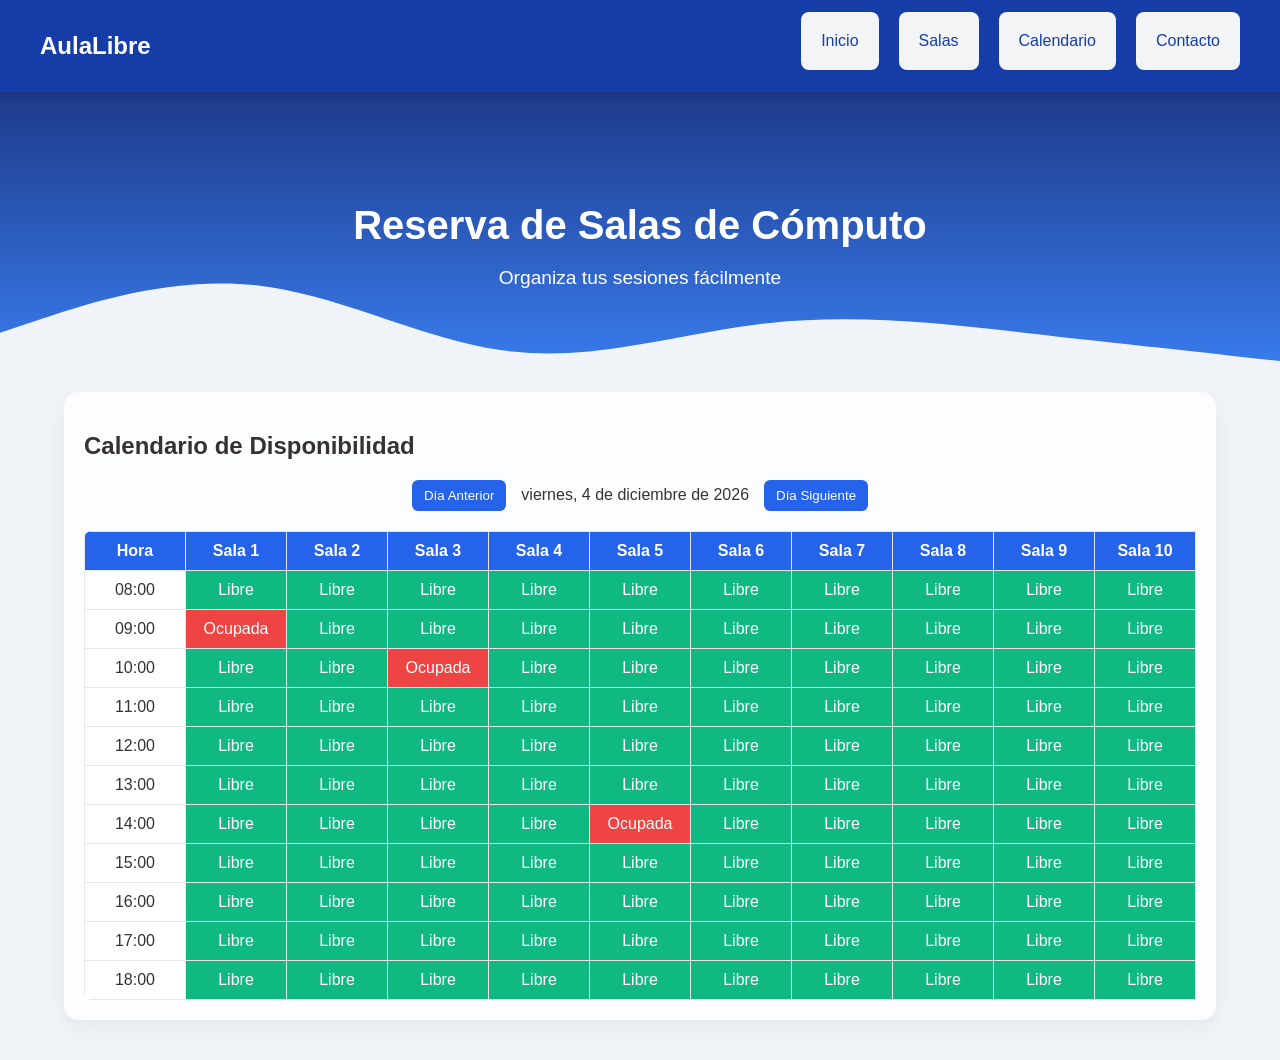
<file: calendario.html>
<!DOCTYPE html>
<html lang="es">
<head>
  <meta charset="UTF-8" />
  <title>Calendario - AulaLibre</title>
  <link rel="stylesheet" href="styles.css" />
  <script defer src="script.js"></script>
</head>
<body>
  <!-- Navbar -->
<!-- Navbar + Parallax Header -->
<nav class="navbar">
    <div class="navbar-container">
      <a href="index.html" class="logo">AulaLibre</a>
      <ul class="nav-links">
        <li><a href="index.html">Inicio</a></li>
        <li class="dropdown">
          <a href="#">Salas</a>
          <ul class="dropdown-menu">
            <li><a href="salas.html">Ver Salas</a></li>
            <li><a href="reservar.html">Reservar</a></li>
          </ul>
        </li>
        <li class="dropdown">
          <a href="#">Calendario</a>
          <ul class="dropdown-menu">
            <li><a href="calendario.html">Disponibilidad</a></li>
            <li><a href="reservas.html">Mis Reservas</a></li>
          </ul>
        </li>
        <li><a href="contacto.html">Contacto</a></li>
      </ul>
      <button class="toggle-btn">☰</button>
    </div>
  </nav>
  
  <!-- Hero con parallax (opcional: solo si quieres que aparezca en todas las páginas) -->
  <header class="hero">
    <div class="hero-content">
      <h1>Reserva de Salas de Cómputo</h1>
      <p>Organiza tus sesiones fácilmente</p>
    </div>
    <div class="parallax">
      <svg class="wave" xmlns="http://www.w3.org/2000/svg" viewBox="0 0 1440 320">
        <path fill="#f0f4f8" fill-opacity="1"
          d="M0,192L48,176C96,160,192,128,288,138.7C384,149,480,203,576,213.3C672,224,768,192,864,181.3C960,171,1056,181,1152,192C1248,203,1344,213,1392,218.7L1440,224L1440,320L1392,320C1344,320,1248,320,1152,320C1056,320,960,320,864,320C768,320,672,320,576,320C480,320,384,320,288,320C192,320,96,320,48,320L0,320Z">
        </path>
      </svg>
    </div>
  </header>
  
  <main class="container">
    <section class="calendar-section">
      <h2>Calendario de Disponibilidad</h2>
      <div class="calendar-controls">
        <button id="prevDay">Día Anterior</button>
        <span id="currentDate"></span>
        <button id="nextDay">Día Siguiente</button>
      </div>
      <div class="calendar-wrapper">
        <table class="calendar-table">
          <thead>
            <tr>
              <th>Hora</th>
              <th>Sala 1</th><th>Sala 2</th><th>Sala 3</th><th>Sala 4</th><th>Sala 5</th>
              <th>Sala 6</th><th>Sala 7</th><th>Sala 8</th><th>Sala 9</th><th>Sala 10</th>
              <th>Sala 11</th><th>Sala 12</th><th>Sala 13</th><th>Sala 14</th><th>Sala 15</th>
              <th>Sala 16</th><th>Sala 17</th><th>Sala 18</th><th>Sala 19</th><th>Sala 20</th>
            </tr>
          </thead>
          <tbody id="calendarBody"></tbody>
        </table>
      </div>
    </section>
  </main>  
  <script>AOS.init();</script>
  
</body>
</html>
</file>
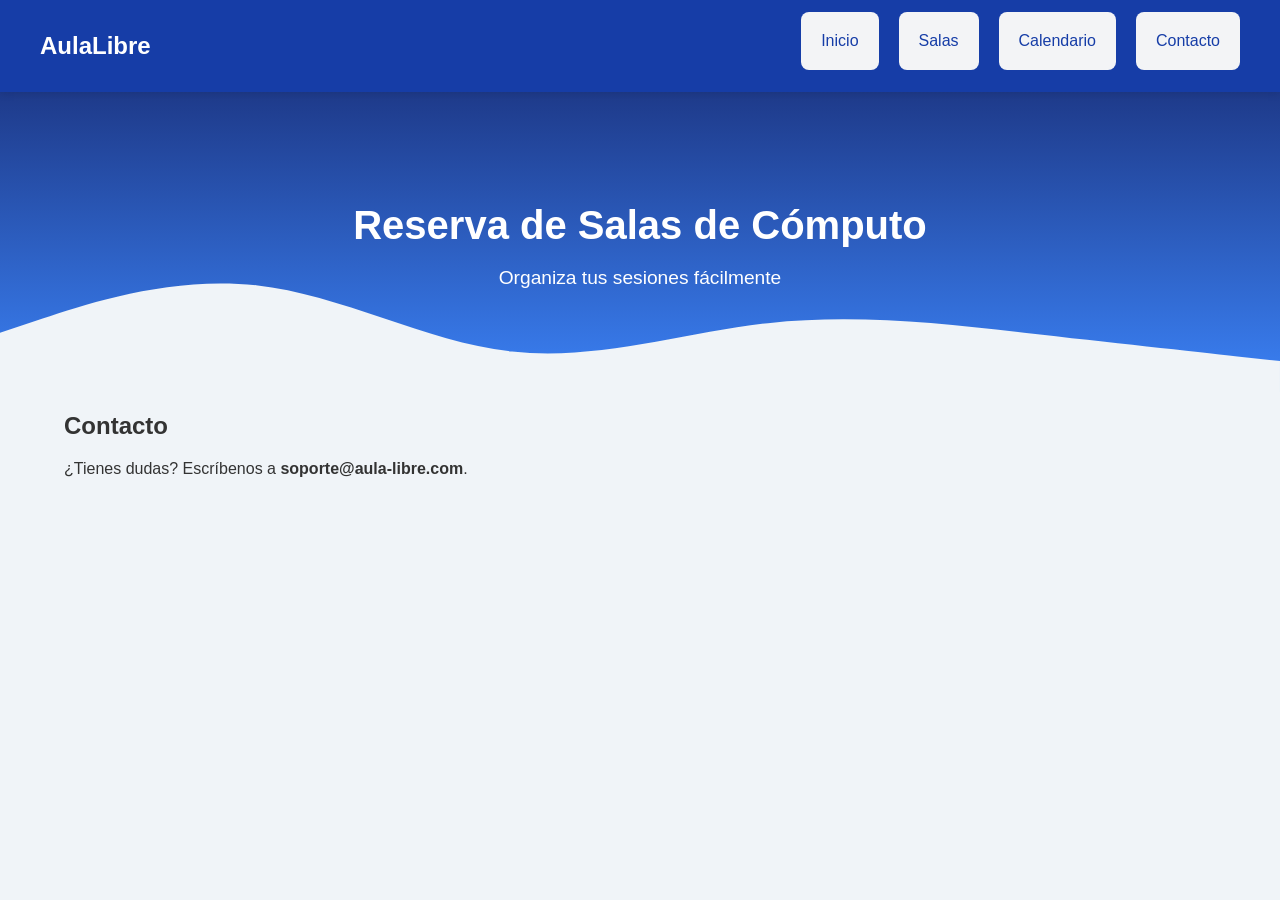
<file: contacto.html>
<!DOCTYPE html>
<html lang="es">
<head>
  <meta charset="UTF-8" />
  <title>Contacto - AulaLibre</title>
  <link rel="stylesheet" href="styles.css" />
</head>
<body>
  <!-- Navbar -->
<!-- Navbar + Parallax Header -->
<nav class="navbar">
    <div class="navbar-container">
      <a href="index.html" class="logo">AulaLibre</a>
      <ul class="nav-links">
        <li><a href="index.html">Inicio</a></li>
        <li class="dropdown">
          <a href="#">Salas</a>
          <ul class="dropdown-menu">
            <li><a href="salas.html">Ver Salas</a></li>
            <li><a href="reservar.html">Reservar</a></li>
          </ul>
        </li>
        <li class="dropdown">
          <a href="#">Calendario</a>
          <ul class="dropdown-menu">
            <li><a href="calendario.html">Disponibilidad</a></li>
            <li><a href="reservas.html">Mis Reservas</a></li>
          </ul>
        </li>
        <li><a href="contacto.html">Contacto</a></li>
      </ul>
      <button class="toggle-btn">☰</button>
    </div>
  </nav>
  
  <!-- Hero con parallax (opcional: solo si quieres que aparezca en todas las páginas) -->
  <header class="hero">
    <div class="hero-content">
      <h1>Reserva de Salas de Cómputo</h1>
      <p>Organiza tus sesiones fácilmente</p>
    </div>
    <div class="parallax">
      <svg class="wave" xmlns="http://www.w3.org/2000/svg" viewBox="0 0 1440 320">
        <path fill="#f0f4f8" fill-opacity="1"
          d="M0,192L48,176C96,160,192,128,288,138.7C384,149,480,203,576,213.3C672,224,768,192,864,181.3C960,171,1056,181,1152,192C1248,203,1344,213,1392,218.7L1440,224L1440,320L1392,320C1344,320,1248,320,1152,320C1056,320,960,320,864,320C768,320,672,320,576,320C480,320,384,320,288,320C192,320,96,320,48,320L0,320Z">
        </path>
      </svg>
    </div>
  </header>
  
  <main class="container">
    <h2>Contacto</h2>
    <p>¿Tienes dudas? Escríbenos a <strong>soporte@aula-libre.com</strong>.</p>
  </main>
</body>
</html>
</file>
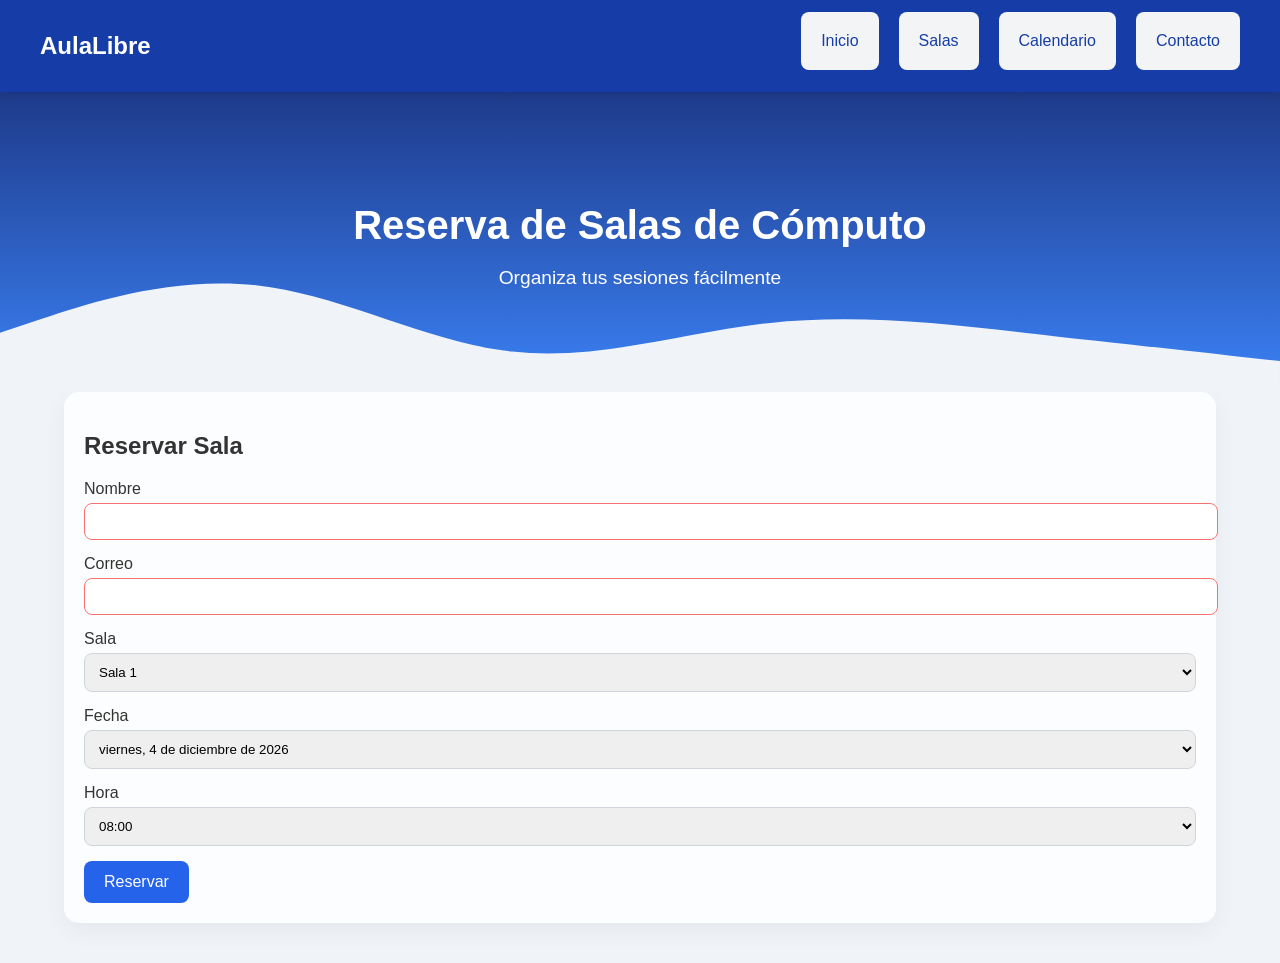
<file: reservar.html>
<!DOCTYPE html>
<html lang="es">
<head>
  <meta charset="UTF-8" />
  <title>Reservar - AulaLibre</title>
  <link rel="stylesheet" href="styles.css" />
  <script defer src="script.js"></script>
</head>
<body>
  <!-- Navbar -->
   <!-- Navbar + Parallax Header -->
<nav class="navbar">
    <div class="navbar-container">
      <a href="index.html" class="logo">AulaLibre</a>
      <ul class="nav-links">
        <li><a href="index.html">Inicio</a></li>
        <li class="dropdown">
          <a href="#">Salas</a>
          <ul class="dropdown-menu">
            <li><a href="salas.html">Ver Salas</a></li>
            <li><a href="reservar.html">Reservar</a></li>
          </ul>
        </li>
        <li class="dropdown">
          <a href="#">Calendario</a>
          <ul class="dropdown-menu">
            <li><a href="calendario.html">Disponibilidad</a></li>
            <li><a href="reservas.html">Mis Reservas</a></li>
          </ul>
        </li>
        <li><a href="contacto.html">Contacto</a></li>
      </ul>
      <button class="toggle-btn">☰</button>
    </div>
  </nav>
  
  <!-- Hero con parallax (opcional: solo si quieres que aparezca en todas las páginas) -->
  <header class="hero">
    <div class="hero-content">
      <h1>Reserva de Salas de Cómputo</h1>
      <p>Organiza tus sesiones fácilmente</p>
    </div>
    <div class="parallax">
      <svg class="wave" xmlns="http://www.w3.org/2000/svg" viewBox="0 0 1440 320">
        <path fill="#f0f4f8" fill-opacity="1"
          d="M0,192L48,176C96,160,192,128,288,138.7C384,149,480,203,576,213.3C672,224,768,192,864,181.3C960,171,1056,181,1152,192C1248,203,1344,213,1392,218.7L1440,224L1440,320L1392,320C1344,320,1248,320,1152,320C1056,320,960,320,864,320C768,320,672,320,576,320C480,320,384,320,288,320C192,320,96,320,48,320L0,320Z">
        </path>
      </svg>
    </div>
  </header>
  

  <main class="container">
    <section class="form-section">
      <h2>Reservar Sala</h2>
      <form id="reservaForm" novalidate>
        <div class="form-group">
          <label for="nombre">Nombre</label>
          <input type="text" id="nombre" required />
        </div>
        <div class="form-group">
          <label for="correo">Correo</label>
          <input type="email" id="correo" required />
        </div>
        <div class="form-group">
          <label for="sala">Sala</label>
          <select id="sala" required></select>
        </div>
        <div class="form-group">
          <label for="fecha">Fecha</label>
          <select id="fecha" required></select>
        </div>
        <div class="form-group">
          <label for="hora">Hora</label>
          <select id="hora" required></select>
        </div>
        <button type="submit">Reservar</button>
      </form>
    </section>
  </main>
  <div id="toast" class="toast">Reserva realizada correctamente ✅</div>
</body>
</html>
</file>
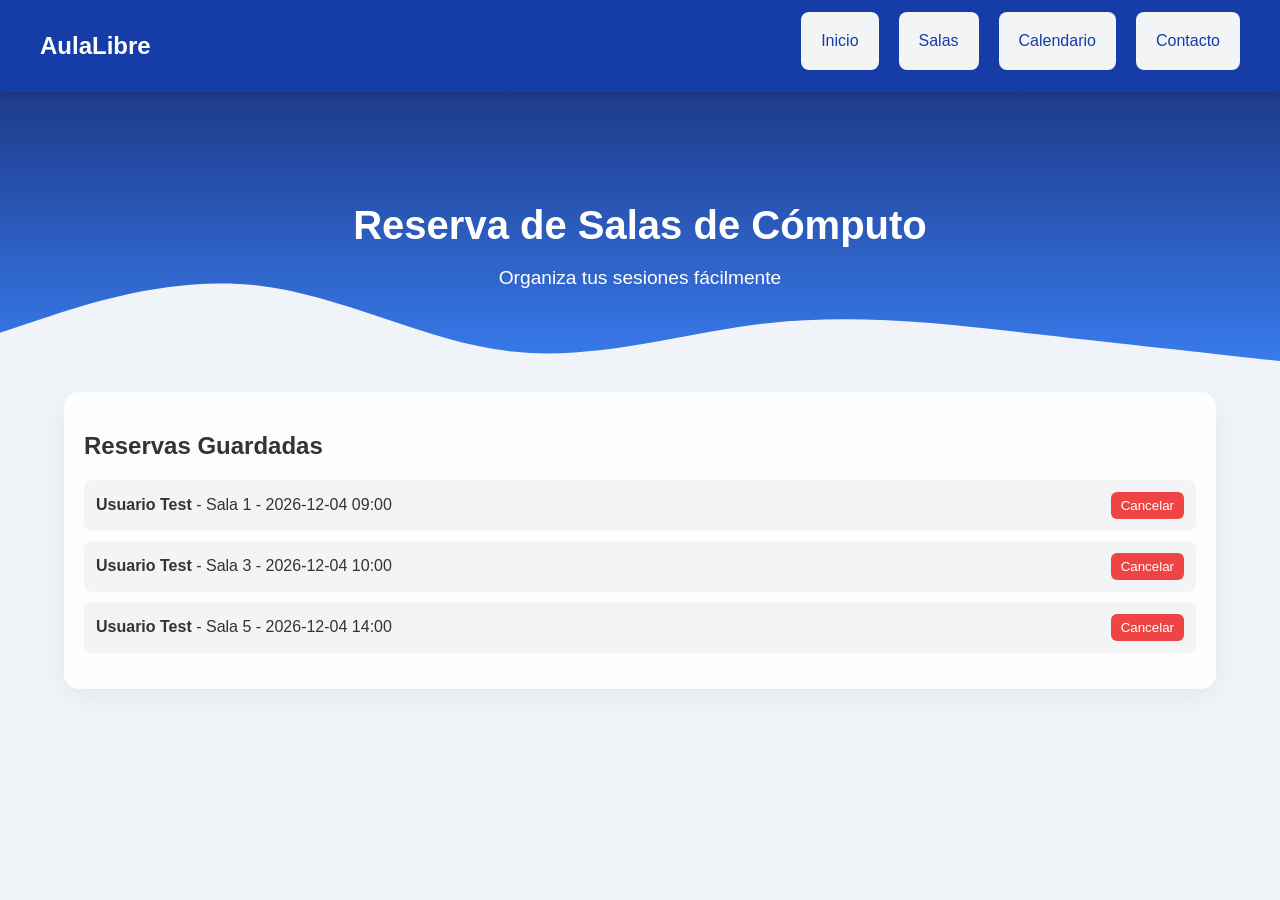
<file: reservas.html>
<!DOCTYPE html>
<html lang="es">
<head>
  <meta charset="UTF-8" />
  <title>Mis Reservas - AulaLibre</title>
  <link rel="stylesheet" href="styles.css" />
  <script defer src="script.js"></script>
</head>
<body>
  <!-- Navbar -->
<!-- Navbar + Parallax Header -->
<nav class="navbar">
    <div class="navbar-container">
      <a href="index.html" class="logo">AulaLibre</a>
      <ul class="nav-links">
        <li><a href="index.html">Inicio</a></li>
        <li class="dropdown">
          <a href="#">Salas</a>
          <ul class="dropdown-menu">
            <li><a href="salas.html">Ver Salas</a></li>
            <li><a href="reservar.html">Reservar</a></li>
          </ul>
        </li>
        <li class="dropdown">
          <a href="#">Calendario</a>
          <ul class="dropdown-menu">
            <li><a href="calendario.html">Disponibilidad</a></li>
            <li><a href="reservas.html">Mis Reservas</a></li>
          </ul>
        </li>
        <li><a href="contacto.html">Contacto</a></li>
      </ul>
      <button class="toggle-btn">☰</button>
    </div>
  </nav>
  
  <!-- Hero con parallax (opcional: solo si quieres que aparezca en todas las páginas) -->
  <header class="hero">
    <div class="hero-content">
      <h1>Reserva de Salas de Cómputo</h1>
      <p>Organiza tus sesiones fácilmente</p>
    </div>
    <div class="parallax">
      <svg class="wave" xmlns="http://www.w3.org/2000/svg" viewBox="0 0 1440 320">
        <path fill="#f0f4f8" fill-opacity="1"
          d="M0,192L48,176C96,160,192,128,288,138.7C384,149,480,203,576,213.3C672,224,768,192,864,181.3C960,171,1056,181,1152,192C1248,203,1344,213,1392,218.7L1440,224L1440,320L1392,320C1344,320,1248,320,1152,320C1056,320,960,320,864,320C768,320,672,320,576,320C480,320,384,320,288,320C192,320,96,320,48,320L0,320Z">
        </path>
      </svg>
    </div>
  </header>
  
  <main class="container">
    <section class="reservas-section">
      <h2>Reservas Guardadas</h2>
      <ul id="listaReservas"></ul>
    </section>
  </main>
</body>
</html>
</file>
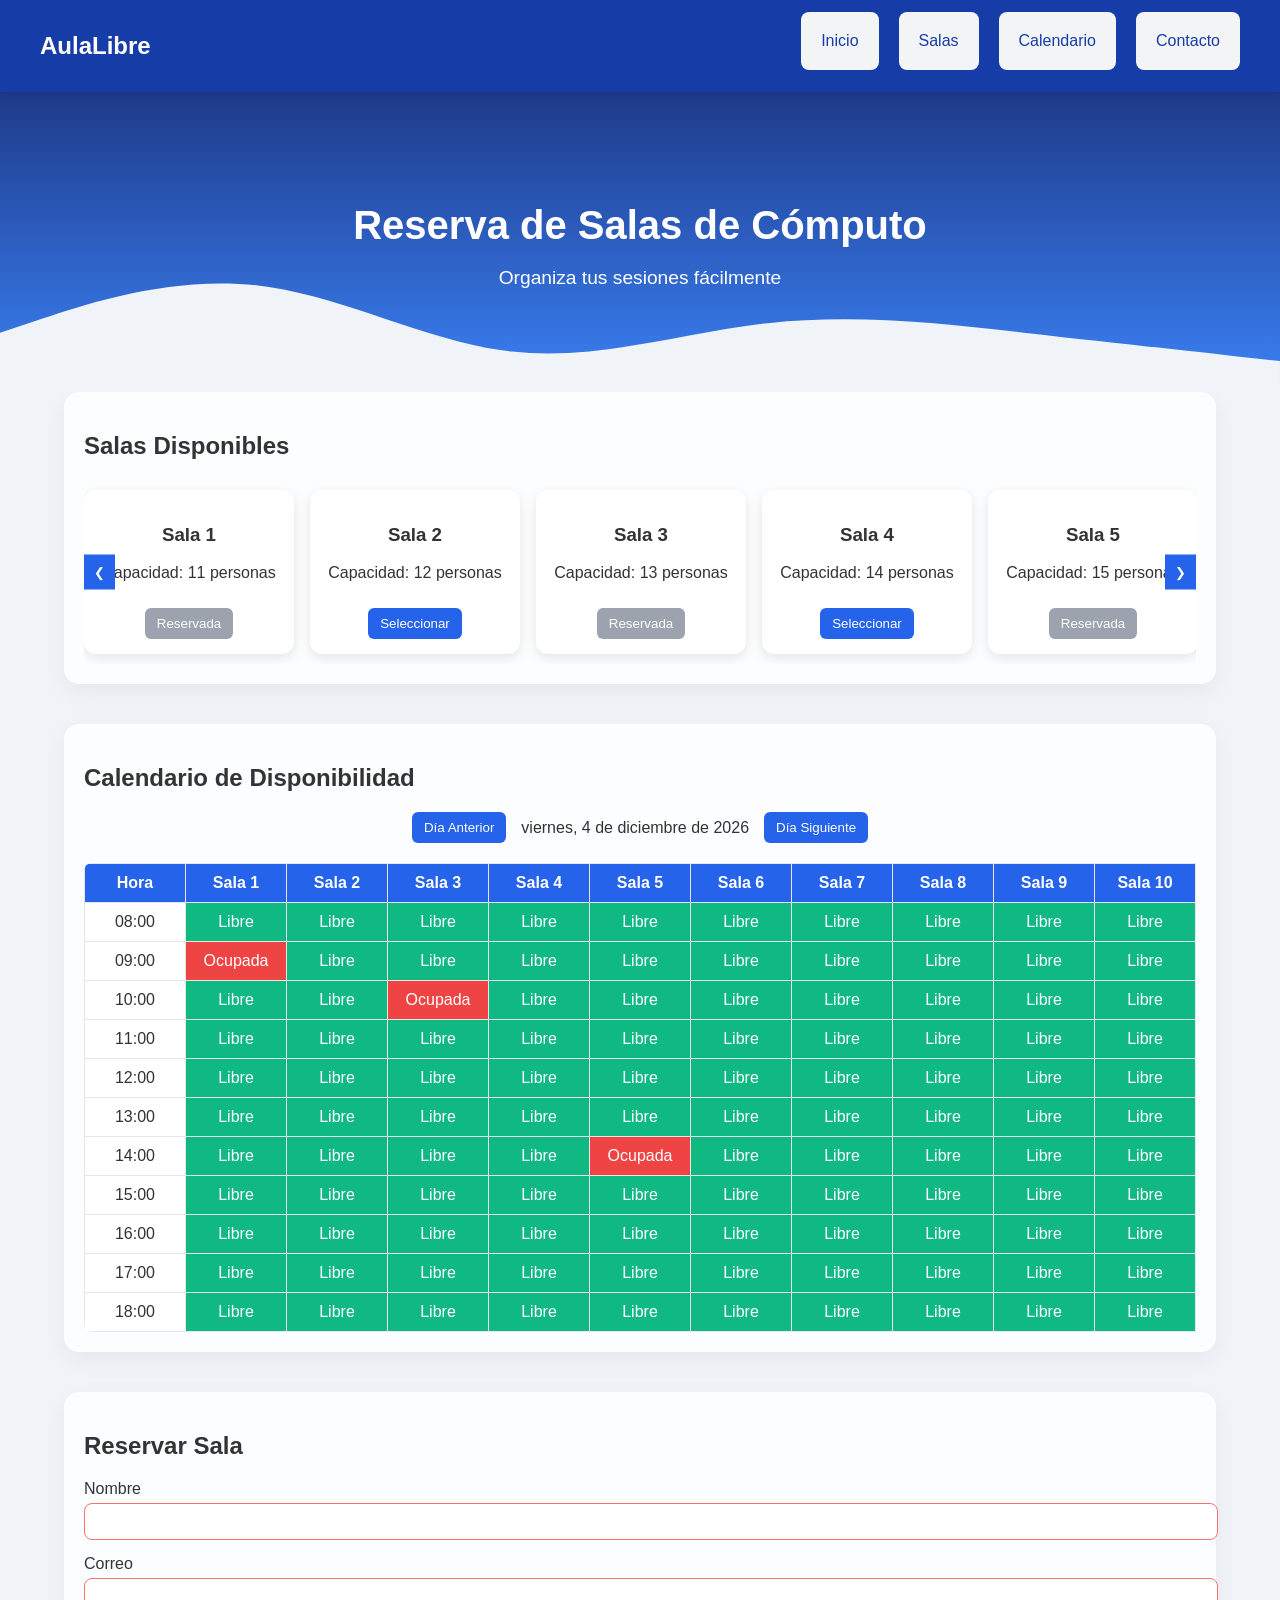
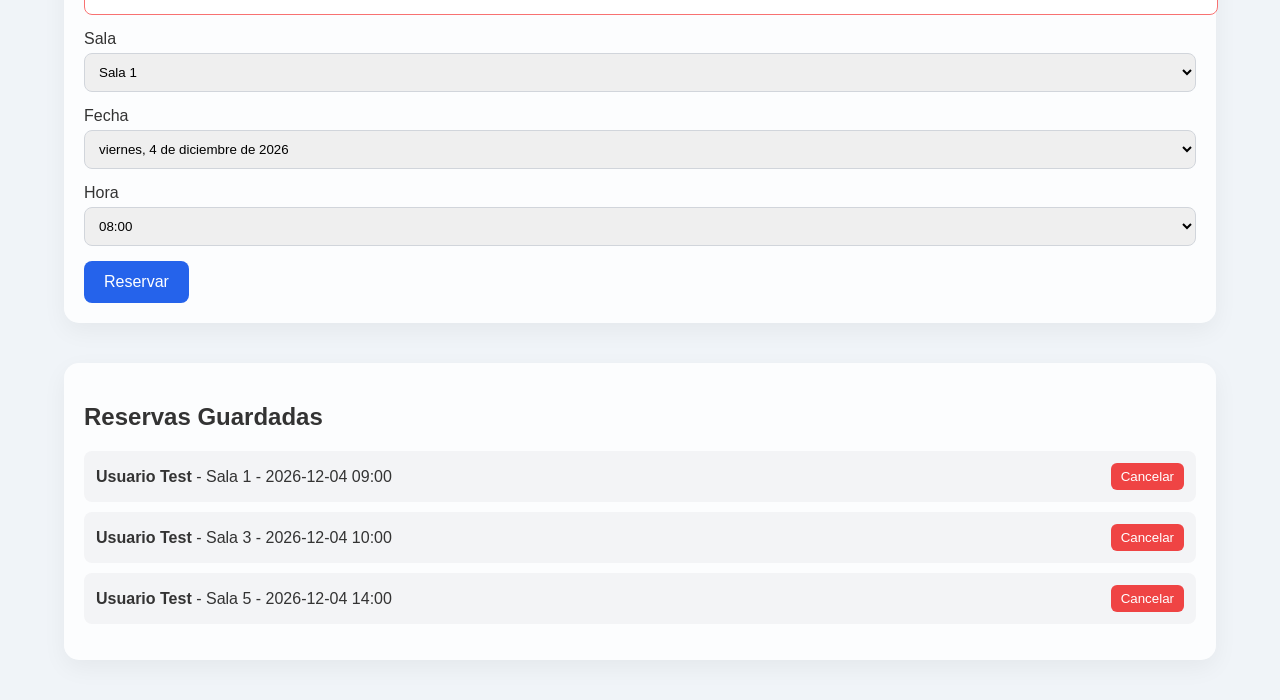
<file: salas.html>
<!DOCTYPE html>
<html lang="es">
<head>
  <meta charset="UTF-8" />
  <title>Salas - AulaLibre</title>
  <link rel="stylesheet" href="styles.css" />
  <script defer src="script.js"></script>
</head>
<body>
  <!-- Navbar -->
  <nav class="navbar">
    <div class="navbar-container">
      <a href="index.html" class="logo">AulaLibre</a>
      <ul class="nav-links">
        <li><a href="index.html">Inicio</a></li>
        <li class="dropdown">
          <a href="#">Salas</a>
          <ul class="dropdown-menu">
            <li><a href="salas.html">Ver Salas</a></li>
            <li><a href="reservar.html">Reservar</a></li>
          </ul>
        </li>
        <li class="dropdown">
          <a href="#">Calendario</a>
          <ul class="dropdown-menu">
            <li><a href="calendario.html">Disponibilidad</a></li>
            <li><a href="reservas.html">Mis Reservas</a></li>
          </ul>
        </li>
        <li><a href="contacto.html">Contacto</a></li>
      </ul>
      <button class="toggle-btn">☰</button>
    </div>
  </nav>
  
  <!-- Hero con parallax -->
  <header class="hero">
    <div class="hero-content">
      <h1>Reserva de Salas de Cómputo</h1>
      <p>Organiza tus sesiones fácilmente</p>
    </div>
    <div class="parallax">
      <svg class="wave" xmlns="http://www.w3.org/2000/svg" viewBox="0 0 1440 320">
        <path fill="#f0f4f8" fill-opacity="1"
          d="M0,192L48,176C96,160,192,128,288,138.7C384,149,480,203,576,213.3C672,224,768,192,864,181.3C960,171,1056,181,1152,192C1248,203,1344,213,1392,218.7L1440,224L1440,320L1392,320C1344,320,1248,320,1152,320C1056,320,960,320,864,320C768,320,672,320,576,320C480,320,384,320,288,320C192,320,96,320,48,320L0,320Z">
        </path>
      </svg>
    </div>
  </header>
  
  <main class="container">
    <!-- Carrusel de salas -->
    <section class="salas-section">
      <h2>Salas Disponibles</h2>
      <div class="carousel">
        <button class="carousel-btn prev">❮</button>
        <div class="carousel-inner" id="listaSalas"></div>
        <button class="carousel-btn next">❯</button>
      </div>
    </section>

    <!-- Calendario de disponibilidad -->
    <section class="calendar-section">
      <h2>Calendario de Disponibilidad</h2>
      <div class="calendar-controls">
        <button id="prevDay">Día Anterior</button>
        <span id="currentDate"></span>
        <button id="nextDay">Día Siguiente</button>
      </div>
      <div class="calendar-wrapper">
        <table class="calendar-table">
          <thead>
            <tr>
              <th>Hora</th>
              <th>Sala 1</th><th>Sala 2</th><th>Sala 3</th><th>Sala 4</th><th>Sala 5</th>
              <th>Sala 6</th><th>Sala 7</th><th>Sala 8</th><th>Sala 9</th><th>Sala 10</th>
              <th>Sala 11</th><th>Sala 12</th><th>Sala 13</th><th>Sala 14</th><th>Sala 15</th>
              <th>Sala 16</th><th>Sala 17</th><th>Sala 18</th><th>Sala 19</th><th>Sala 20</th>
            </tr>
          </thead>
          <tbody id="calendarBody"></tbody>
        </table>
      </div>
    </section>

    <!-- Formulario de reserva -->
    <section class="form-section">
      <h2>Reservar Sala</h2>
      <form id="reservaForm" novalidate>
        <div class="form-group">
          <label for="nombre">Nombre</label>
          <input type="text" id="nombre" required />
        </div>
        <div class="form-group">
          <label for="correo">Correo</label>
          <input type="email" id="correo" required />
        </div>
        <div class="form-group">
          <label for="sala">Sala</label>
          <select id="sala" required></select>
        </div>
        <div class="form-group">
          <label for="fecha">Fecha</label>
          <select id="fecha" required></select>
        </div>
        <div class="form-group">
          <label for="hora">Hora</label>
          <select id="hora" required></select>
        </div>
        <button type="submit">Reservar</button>
      </form>
    </section>

    <!-- Lista de reservas -->
    <section class="reservas-section">
      <h2>Reservas Guardadas</h2>
      <ul id="listaReservas"></ul>
    </section>
  </main>

  <!-- Notificación de éxito -->
  <div id="toast" class="toast">Reserva realizada correctamente ✅</div>
</body>
</html>
</file>
<file: styles.css>
/* Header animado */
.hero {
    position: relative;
    height: 300px;
    background: linear-gradient(to bottom, #1e3a8a, #3b82f6);
    overflow: hidden;
    display: flex;
    align-items: center;
    justify-content: center;
    text-align: center;
    color: white;
}

.hero-content {
    position: relative;
    z-index: 2;
}

.hero h1 {
    font-size: 2.5rem;
    margin-bottom: 0.5rem;
}

.hero p {
    font-size: 1.2rem;
}

.parallax {
    position: absolute;
    top: 0;
    left: 0;
    width: 100%;
    height: 100%;
    z-index: 1;
    overflow: hidden;
}

.layer {
    position: absolute;
    width: 100%;
    height: 100%;
    display: flex;
    align-items: flex-end;
    justify-content: center;
}

.layer img {
    width: 100px;
    opacity: 0.4;
    animation: float 6s ease-in-out infinite;
}

.layer-back { transform: translateY(20px); }
.layer-mid { transform: translateY(10px); }
.layer-front { transform: translateY(0); }

@keyframes float {
    0%, 100% { transform: translateY(0) scale(1); }
    50% { transform: translateY(-10px) scale(1.05); }
}

/* General */
body {
    font-family: 'Poppins', sans-serif;
    background: #f0f4f8;
    color: #333;
    margin: 0;
    padding: 0;
}

.container {
    width: 90%;
    max-width: 1200px;
    margin: auto;
}

h1, h2 {
    font-weight: 600;
    margin-bottom: 20px;
}

main {
    margin-top: 30px;
}

.salas-section, .form-section, .reservas-section, .calendar-section {
    margin-bottom: 40px;
    background: rgba(255, 255, 255, 0.8);
    backdrop-filter: blur(8px);
    border-radius: 15px;
    padding: 20px;
    box-shadow: 0 8px 24px rgba(0, 0, 0, 0.05);
}

/* Carrusel */
.carousel {
    position: relative;
    display: flex;
    align-items: center;
    overflow: hidden;
}

.carousel-inner {
    display: flex;
    gap: 16px;
    overflow-x: auto;
    scroll-behavior: smooth;
    padding: 10px 0;
    width: 100%;
}

.sala-card {
    background: white;
    border-radius: 12px;
    padding: 15px;
    min-width: 180px;
    box-shadow: 0 4px 12px rgba(0,0,0,0.1);
    text-align: center;
    transition: transform 0.4s;
}

.sala-card:hover {
    transform: scale(1.05);
}

.sala-card button {
    margin-top: 10px;
    background: #2563eb;
    color: white;
    padding: 8px 12px;
    border: none;
    border-radius: 6px;
    cursor: pointer;
}

.carousel-btn {
    position: absolute;
    top: 50%;
    transform: translateY(-50%);
    background: #2563eb;
    color: white;
    padding: 10px;
    border: none;
    cursor: pointer;
    z-index: 1;
}

.carousel-btn.prev { left: 0; }
.carousel-btn.next { right: 0; }

/* Formulario */
.form-group {
    margin-bottom: 15px;
}

label {
    font-weight: 500;
    margin-bottom: 5px;
    display: block;
}

input, select {
    width: 100%;
    padding: 10px;
    border: 1px solid #d1d5db;
    border-radius: 8px;
}

input:invalid, select:invalid {
    border-color: #f87171;
}

button[type="submit"] {
    background: #2563eb;
    color: white;
    padding: 12px 20px;
    border-radius: 8px;
    border: none;
    font-size: 1rem;
    cursor: pointer;
    transition: transform 0.2s;
}

button[type="submit"]:hover {
    transform: scale(1.05);
}

/* Reservas */
ul {
    list-style: none;
    padding: 0;
}

li {
    background: #f3f4f6;
    padding: 12px;
    margin-bottom: 10px;
    border-radius: 8px;
    display: flex;
    justify-content: space-between;
    align-items: center;
}

li button {
    background: #ef4444;
    color: white;
    border: none;
    padding: 6px 10px;
    border-radius: 6px;
    cursor: pointer;
}

/* Toast */
.toast {
    position: fixed;
    bottom: 20px;
    right: 20px;
    background: #10b981;
    color: white;
    padding: 12px 20px;
    border-radius: 10px;
    display: none;
    animation: fadein 0.5s ease forwards;
    box-shadow: 0 4px 14px rgba(0,0,0,0.2);
}

@keyframes fadein {
    from { opacity: 0; transform: translateY(20px); }
    to { opacity: 1; transform: translateY(0); }
}

/* Footer */
footer {
    text-align: center;
    padding: 25px 0;
    background: #e5e7eb;
    margin-top: 60px;
}

button.reservada {
    background: #9ca3af !important;
    cursor: not-allowed;
}

/* Calendario */
.calendar-section {
    overflow-x: auto;
}

.calendar-controls {
    display: flex;
    justify-content: center;
    align-items: center;
    gap: 15px;
    margin-bottom: 20px;
}

.calendar-controls button {
    background: #2563eb;
    color: white;
    padding: 8px 12px;
    border: none;
    border-radius: 6px;
    cursor: pointer;
    transition: transform 0.2s;
}

.calendar-controls button:hover {
    transform: scale(1.05);
}

.calendar-wrapper {
    overflow-x: auto;
}

.calendar-table {
    width: 100%;
    min-width: 2000px; /* Asegura que la tabla sea ancha para 20 salas */
    border-collapse: collapse;
    background: white;
    border-radius: 8px;
    overflow: hidden;
}

.calendar-table th, .calendar-table td {
    padding: 10px;
    text-align: center;
    border: 1px solid #e5e7eb;
    min-width: 80px; /* Ancho mínimo para cada columna */
}

.calendar-table th {
    background: #2563eb;
    color: white;
}

.calendar-table td.free {
    background: #10b981;
    color: white;
}

.calendar-table td.occupied {
    background: #ef4444;
    color: white;
}

.wave {
    margin-top: 70px;
}
/* Navbar */
.navbar {
    background: #163da7;
    padding: 12px 20px;
    position: sticky;
    top: 0;
    z-index: 100;
    box-shadow: 0 2px 8px rgba(0,0,0,0.1);
  }
  
  .navbar-container {
    display: flex;
    align-items: center;
    justify-content: space-between;
    max-width: 1200px;
    margin: auto;
  }
  
  .logo {
    font-size: 1.5rem;
    font-weight: bold;
    color: white;
    text-decoration: none;
  }
  
  .nav-links {
    list-style: none;
    display: flex;
    gap: 20px;
    margin: 0;
    padding: 0;
  }
  
  .nav-links li {
    position: relative;
  }
  
  .nav-links a {
    color:#163da7;
    text-decoration: none;
    font-weight: 500;
    padding: 8px;
  }
  
  .nav-links .dropdown:hover .dropdown-menu {
    display: block;
  }
  
  .dropdown-menu {
    display: none;
    position: absolute;
    background: white;
    color: black;
    top: 35px;
    left: 0;
    box-shadow: 0 4px 12px rgba(0,0,0,0.1);
    border-radius: 6px;
    overflow: hidden;
    min-width: 160px;
    z-index: 200;
  }
  
  .dropdown-menu li a {
    display: block;
    padding: 10px;
    color: #1e3a8a;
    text-decoration: none;
  }
  
  .dropdown-menu li a:hover {
    background-color: #f0f4f8;
  }
  
  .toggle-btn {
    display: none;
    background: none;
    border: none;
    font-size: 24px;
    color: white;
    cursor: pointer;
  }
  
  /* Responsive */
  @media (max-width: 768px) {
    .nav-links {
      display: none;
      flex-direction: column;
      background: #1e3a8a;
      position: absolute;
      top: 60px;
      right: 20px;
      width: 200px;
      border-radius: 8px;
      padding: 10px 0;
    }
  
    .nav-links.active {
      display: flex;
    }
  
    .dropdown-menu {
      position: static;
      background: #25bdeb;
    }
  
    .dropdown-menu li a {
      color: white;
    }
  
    .toggle-btn {
      display: block;
    }
  }
</file>
